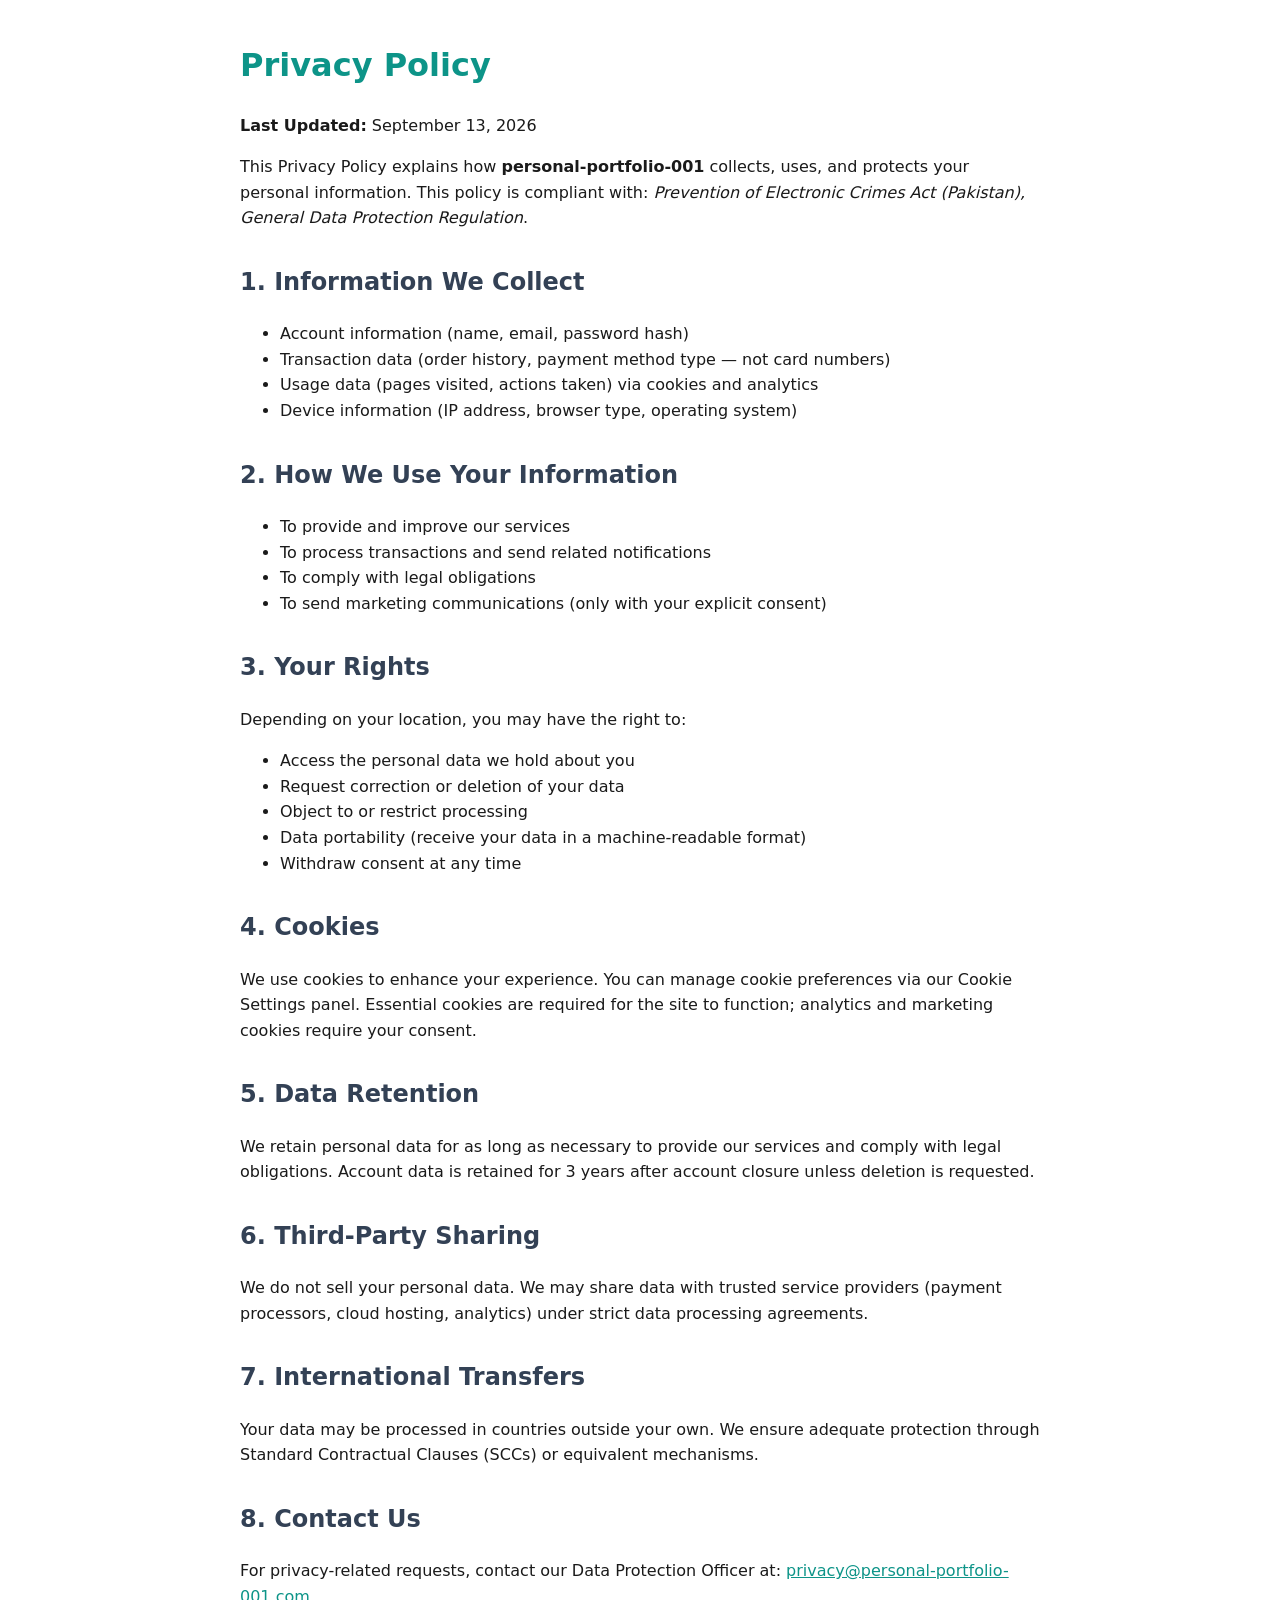
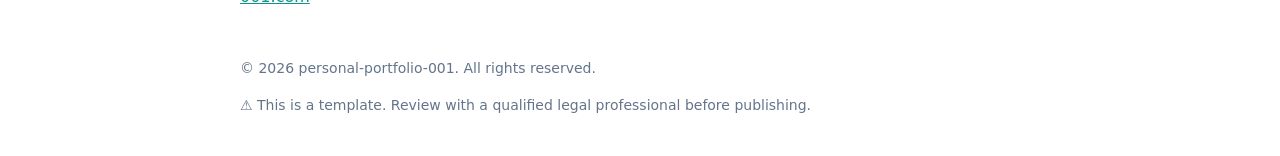
<file: frontend/public/privacy-policy.html>
<!doctype html>
<html lang="en">
  <head>
    <meta charset="UTF-8" />
    <meta name="viewport" content="width=device-width, initial-scale=1.0" />
    <title>Privacy Policy — personal-portfolio-001</title>
    <style>
      body {
        font-family: system-ui, sans-serif;
        max-width: 800px;
        margin: 40px auto;
        padding: 0 20px;
        line-height: 1.6;
        color: #1a1a1a;
      }
      h1 {
        color: #0d9488;
      }
      h2 {
        color: #334155;
        margin-top: 2rem;
      }
      a {
        color: #0d9488;
      }
      footer {
        margin-top: 3rem;
        color: #64748b;
        font-size: 0.875rem;
      }
    </style>
  </head>
  <body>
    <h1>Privacy Policy</h1>
    <p><strong>Last Updated:</strong> September 13, 2026</p>
    <p>
      This Privacy Policy explains how <strong>personal-portfolio-001</strong> collects, uses, and
      protects your personal information. This policy is compliant with:
      <em>Prevention of Electronic Crimes Act (Pakistan), General Data Protection Regulation</em>.
    </p>

    <h2>1. Information We Collect</h2>
    <ul>
      <li>Account information (name, email, password hash)</li>
      <li>Transaction data (order history, payment method type — not card numbers)</li>
      <li>Usage data (pages visited, actions taken) via cookies and analytics</li>
      <li>Device information (IP address, browser type, operating system)</li>
    </ul>

    <h2>2. How We Use Your Information</h2>
    <ul>
      <li>To provide and improve our services</li>
      <li>To process transactions and send related notifications</li>
      <li>To comply with legal obligations</li>
      <li>To send marketing communications (only with your explicit consent)</li>
    </ul>

    <h2>3. Your Rights</h2>
    <p>Depending on your location, you may have the right to:</p>
    <ul>
      <li>Access the personal data we hold about you</li>
      <li>Request correction or deletion of your data</li>
      <li>Object to or restrict processing</li>
      <li>Data portability (receive your data in a machine-readable format)</li>
      <li>Withdraw consent at any time</li>
    </ul>

    <h2>4. Cookies</h2>
    <p>
      We use cookies to enhance your experience. You can manage cookie preferences via our Cookie
      Settings panel. Essential cookies are required for the site to function; analytics and
      marketing cookies require your consent.
    </p>

    <h2>5. Data Retention</h2>
    <p>
      We retain personal data for as long as necessary to provide our services and comply with legal
      obligations. Account data is retained for 3 years after account closure unless deletion is
      requested.
    </p>

    <h2>6. Third-Party Sharing</h2>
    <p>
      We do not sell your personal data. We may share data with trusted service providers (payment
      processors, cloud hosting, analytics) under strict data processing agreements.
    </p>

    <h2>7. International Transfers</h2>
    <p>
      Your data may be processed in countries outside your own. We ensure adequate protection
      through Standard Contractual Clauses (SCCs) or equivalent mechanisms.
    </p>

    <h2>8. Contact Us</h2>
    <p>
      For privacy-related requests, contact our Data Protection Officer at:
      <a href="mailto:privacy@personal-portfolio-001.com"> privacy@personal-portfolio-001.com </a>
    </p>

    <footer>
      <p>© 2026 personal-portfolio-001. All rights reserved.</p>
      <p>⚠️ This is a template. Review with a qualified legal professional before publishing.</p>
    </footer>
  </body>
</html>
</file>
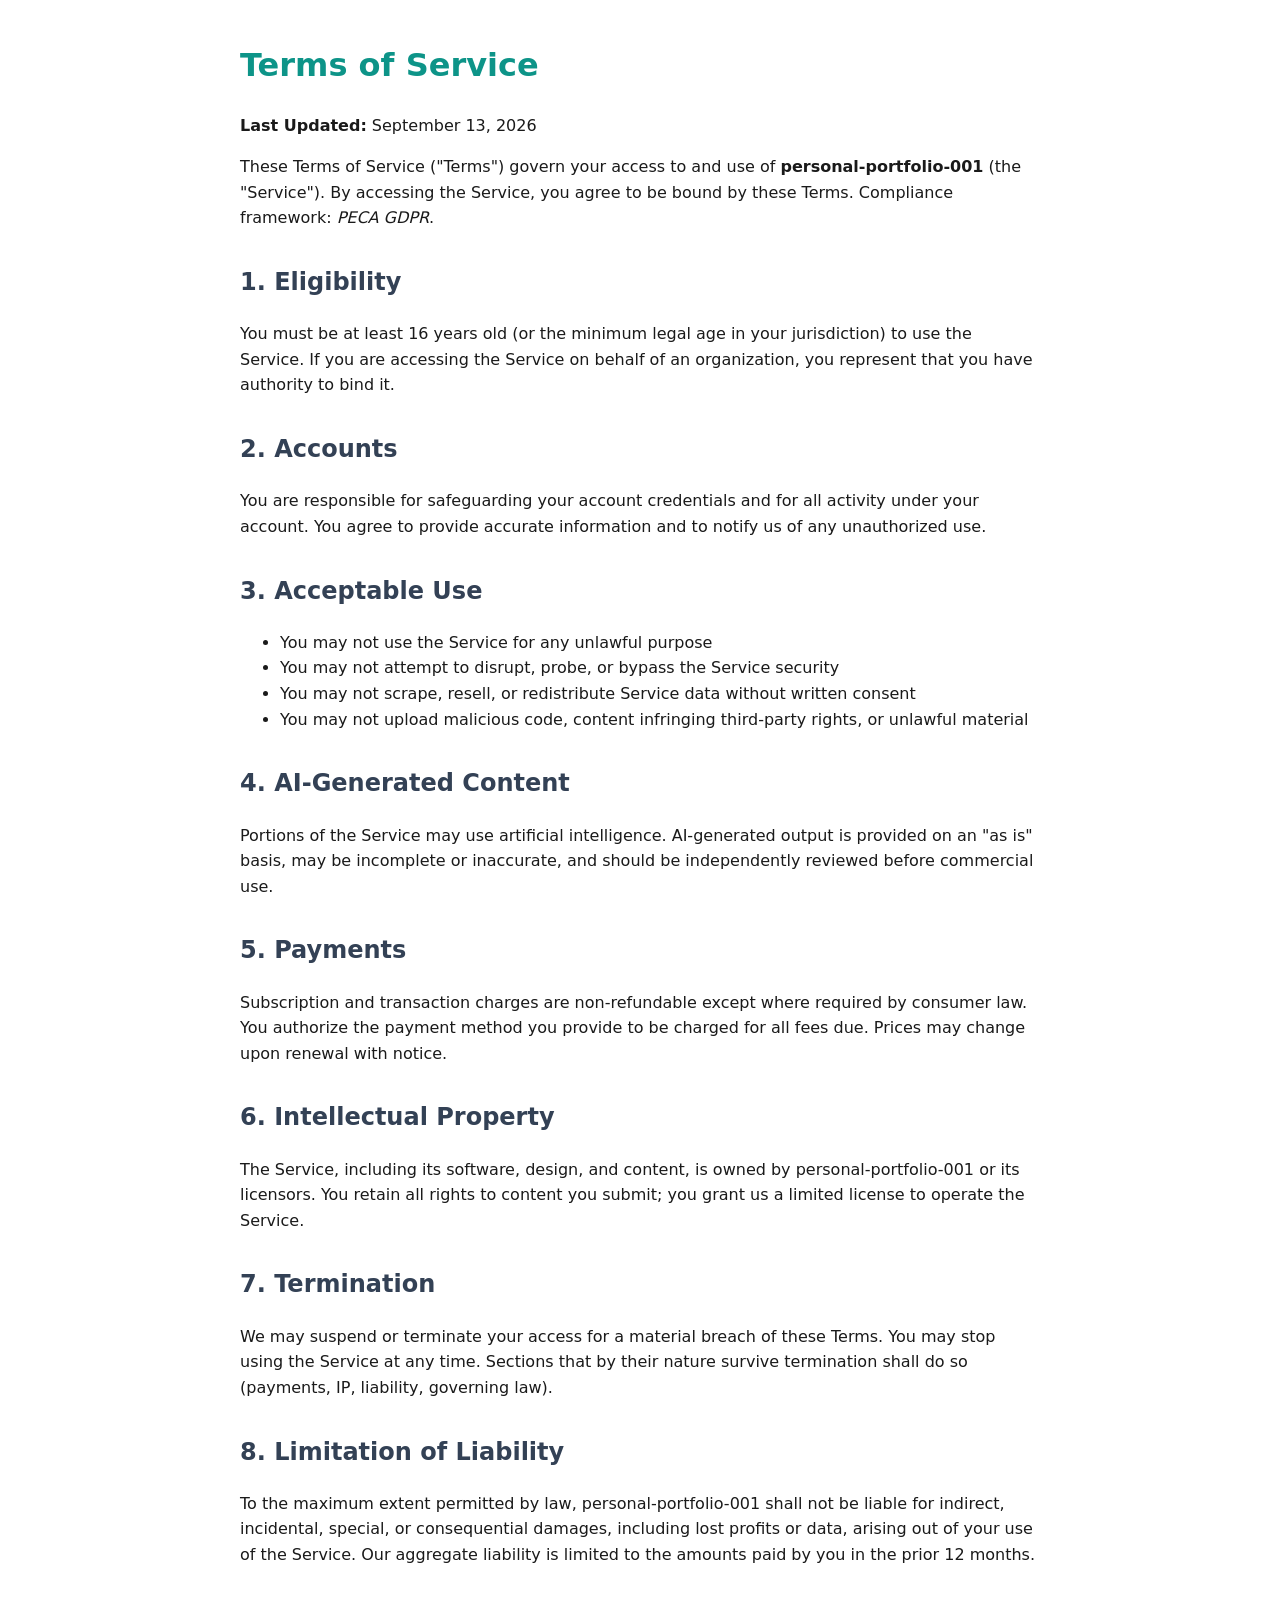
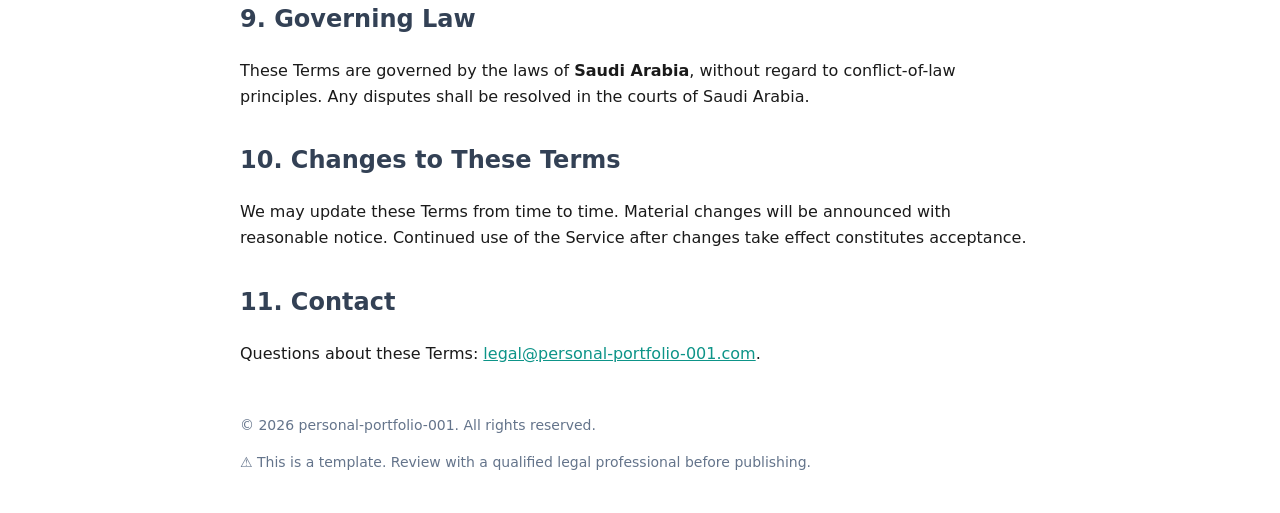
<file: frontend/public/terms-of-service.html>
<!doctype html>
<html lang="en">
  <head>
    <meta charset="UTF-8" />
    <meta name="viewport" content="width=device-width, initial-scale=1.0" />
    <title>Terms of Service — personal-portfolio-001</title>
    <style>
      body {
        font-family: system-ui, sans-serif;
        max-width: 800px;
        margin: 40px auto;
        padding: 0 20px;
        line-height: 1.6;
        color: #1a1a1a;
      }
      h1 {
        color: #0d9488;
      }
      h2 {
        color: #334155;
        margin-top: 2rem;
      }
      a {
        color: #0d9488;
      }
      footer {
        margin-top: 3rem;
        color: #64748b;
        font-size: 0.875rem;
      }
    </style>
  </head>
  <body>
    <h1>Terms of Service</h1>
    <p><strong>Last Updated:</strong> September 13, 2026</p>
    <p>
      These Terms of Service ("Terms") govern your access to and use of
      <strong>personal-portfolio-001</strong> (the "Service"). By accessing the Service, you agree
      to be bound by these Terms. Compliance framework: <em>PECA GDPR</em>.
    </p>

    <h2>1. Eligibility</h2>
    <p>
      You must be at least 16 years old (or the minimum legal age in your jurisdiction) to use the
      Service. If you are accessing the Service on behalf of an organization, you represent that you
      have authority to bind it.
    </p>

    <h2>2. Accounts</h2>
    <p>
      You are responsible for safeguarding your account credentials and for all activity under your
      account. You agree to provide accurate information and to notify us of any unauthorized use.
    </p>

    <h2>3. Acceptable Use</h2>
    <ul>
      <li>You may not use the Service for any unlawful purpose</li>
      <li>You may not attempt to disrupt, probe, or bypass the Service security</li>
      <li>You may not scrape, resell, or redistribute Service data without written consent</li>
      <li>
        You may not upload malicious code, content infringing third-party rights, or unlawful
        material
      </li>
    </ul>

    <h2>4. AI-Generated Content</h2>
    <p>
      Portions of the Service may use artificial intelligence. AI-generated output is provided on an
      "as is" basis, may be incomplete or inaccurate, and should be independently reviewed before
      commercial use.
    </p>

    <h2>5. Payments</h2>
    <p>
      Subscription and transaction charges are non-refundable except where required by consumer law.
      You authorize the payment method you provide to be charged for all fees due. Prices may change
      upon renewal with notice.
    </p>

    <h2>6. Intellectual Property</h2>
    <p>
      The Service, including its software, design, and content, is owned by personal-portfolio-001
      or its licensors. You retain all rights to content you submit; you grant us a limited license
      to operate the Service.
    </p>

    <h2>7. Termination</h2>
    <p>
      We may suspend or terminate your access for a material breach of these Terms. You may stop
      using the Service at any time. Sections that by their nature survive termination shall do so
      (payments, IP, liability, governing law).
    </p>

    <h2>8. Limitation of Liability</h2>
    <p>
      To the maximum extent permitted by law, personal-portfolio-001 shall not be liable for
      indirect, incidental, special, or consequential damages, including lost profits or data,
      arising out of your use of the Service. Our aggregate liability is limited to the amounts paid
      by you in the prior 12 months.
    </p>

    <h2>9. Governing Law</h2>
    <p>
      These Terms are governed by the laws of <strong>Saudi Arabia</strong>, without regard to
      conflict-of-law principles. Any disputes shall be resolved in the courts of Saudi Arabia.
    </p>

    <h2>10. Changes to These Terms</h2>
    <p>
      We may update these Terms from time to time. Material changes will be announced with
      reasonable notice. Continued use of the Service after changes take effect constitutes
      acceptance.
    </p>

    <h2>11. Contact</h2>
    <p>
      Questions about these Terms:
      <a href="mailto:legal@personal-portfolio-001.com">legal@personal-portfolio-001.com</a>.
    </p>

    <footer>
      <p>© 2026 personal-portfolio-001. All rights reserved.</p>
      <p>⚠️ This is a template. Review with a qualified legal professional before publishing.</p>
    </footer>
  </body>
</html>
</file>
